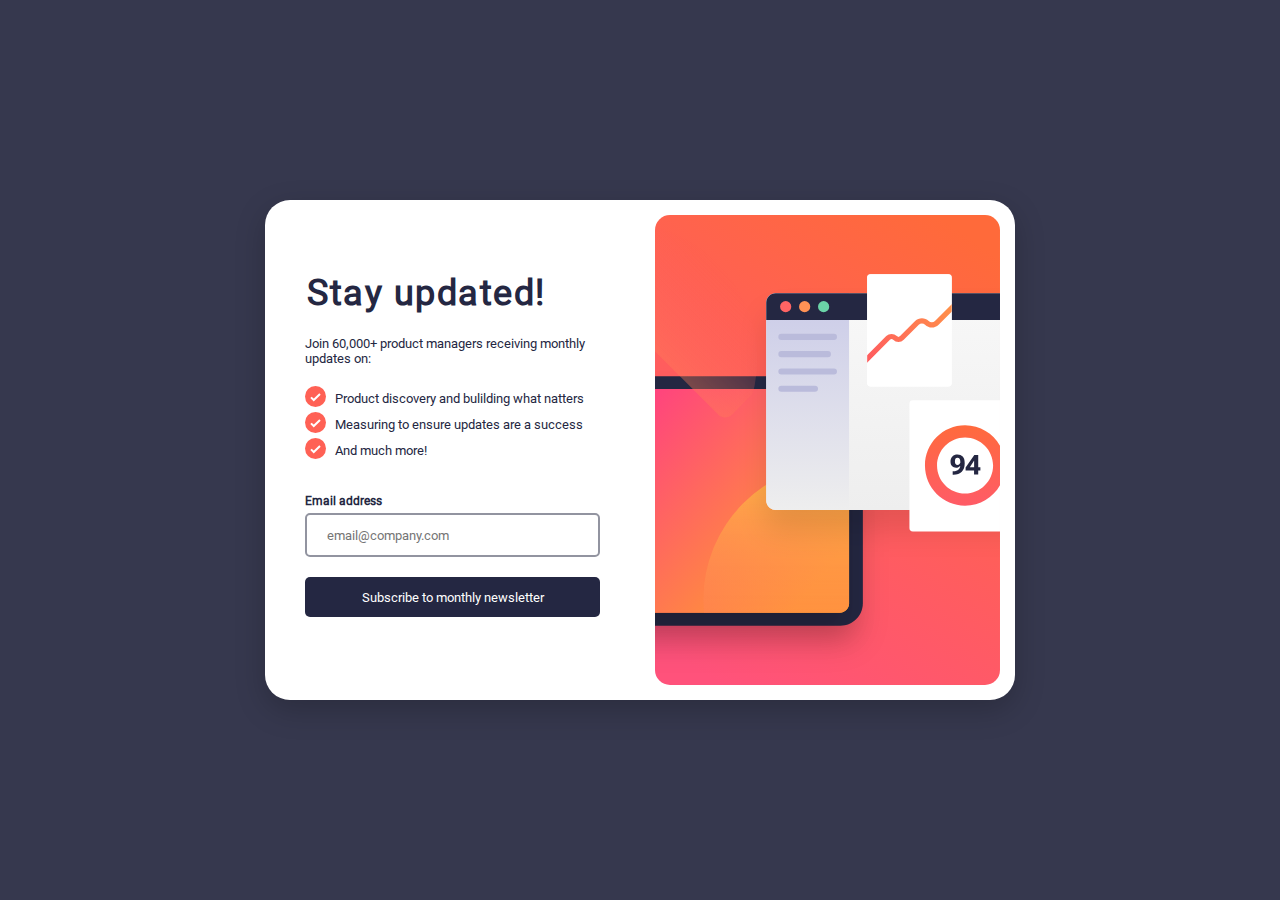
<file: index.html>
<!DOCTYPE html>
<html lang="en">
<head>
  <meta charset="UTF-8">
  <meta name="viewport" content="width=device-width, initial-scale=1.0"> <!-- displays site properly based on user's device -->

  <link rel="icon" type="image/png" sizes="32x32" href="./assets/images/favicon-32x32.png">
 <link rel="stylesheet" href="style.css"> 
  <title>Frontend Mentor | Newsletter sign-up form with success message</title>

</head>
<body>
<div class="container">
  <div class="stay">
    <h1>Stay updated!</h1>
    <p>Join 60,000+ product managers receiving monthly updates on:</p>
    <ul>
      <li class="icon">Product discovery and bulilding what natters</li>
      <li class="icon">Measuring to ensure updates are a success</li>
      <li class="icon">And much more!</li>
    </ul>
    
      <form class="mail" id="newsletterForm" action="#" >
        <div class="valid">
    <label for="email">Email address</label>
    <p class="hide" id="error-message">Valid mail required</p>
  </div>
    <input type="email" name="email" id="email" placeholder="email@company.com" required>
    <input type="submit" value="Subscribe to monthly newsletter" class="submit">
  </form>
  </div>
  <div class="image">
    <img src="./assets/images/illustration-sign-up-desktop.svg" alt="">
    <!-- <img class="mobileimg" src="/assets/images/illustration-sign-up-mobile.svg" alt=""> -->
  </div>
</div>
<script src="/app.js"></script>
</body>
</html>
</file>
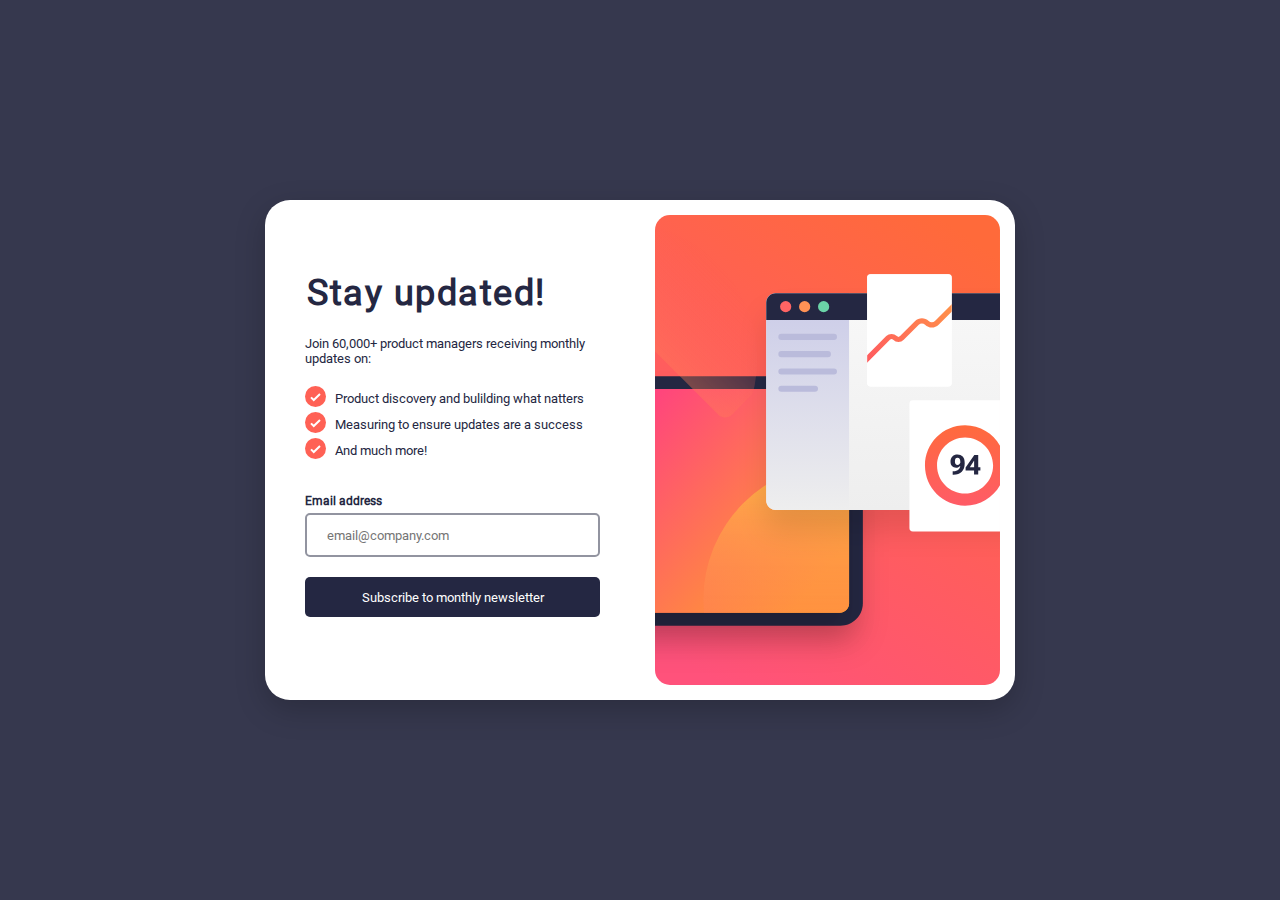
<file: newsletter-sign-up-with-success-message-main/index.html>
<!DOCTYPE html>
<html lang="en">
<head>
  <meta charset="UTF-8">
  <meta name="viewport" content="width=device-width, initial-scale=1.0"> <!-- displays site properly based on user's device -->

  <link rel="icon" type="image/png" sizes="32x32" href="./assets/images/favicon-32x32.png">
 <link rel="stylesheet" href="style.css"> 
  <title>Frontend Mentor | Newsletter sign-up form with success message</title>

</head>
<body>
<div class="container">
  <div class="stay">
    <h1>Stay updated!</h1>
    <p>Join 60,000+ product managers receiving monthly updates on:</p>
    <ul>
      <li class="icon">Product discovery and bulilding what natters</li>
      <li class="icon">Measuring to ensure updates are a success</li>
      <li class="icon">And much more!</li>
    </ul>
    
      <form class="mail" id="newsletterForm" action="#" >
        <div class="valid">
    <label for="email">Email address</label>
    <p class="hide" id="error-message">Valid mail required</p>
  </div>
    <input type="email" name="email" id="email" placeholder="email@company.com" required>
    <input type="submit" value="Subscribe to monthly newsletter" class="submit">
  </form>
  </div>
  <div class="image">
    <img src="/assets/images/illustration-sign-up-desktop.svg" alt="">
    <!-- <img class="mobileimg" src="/assets/images/illustration-sign-up-mobile.svg" alt=""> -->
  </div>
</div>
<script src="/app.js"></script>
</body>
</html>
</file>
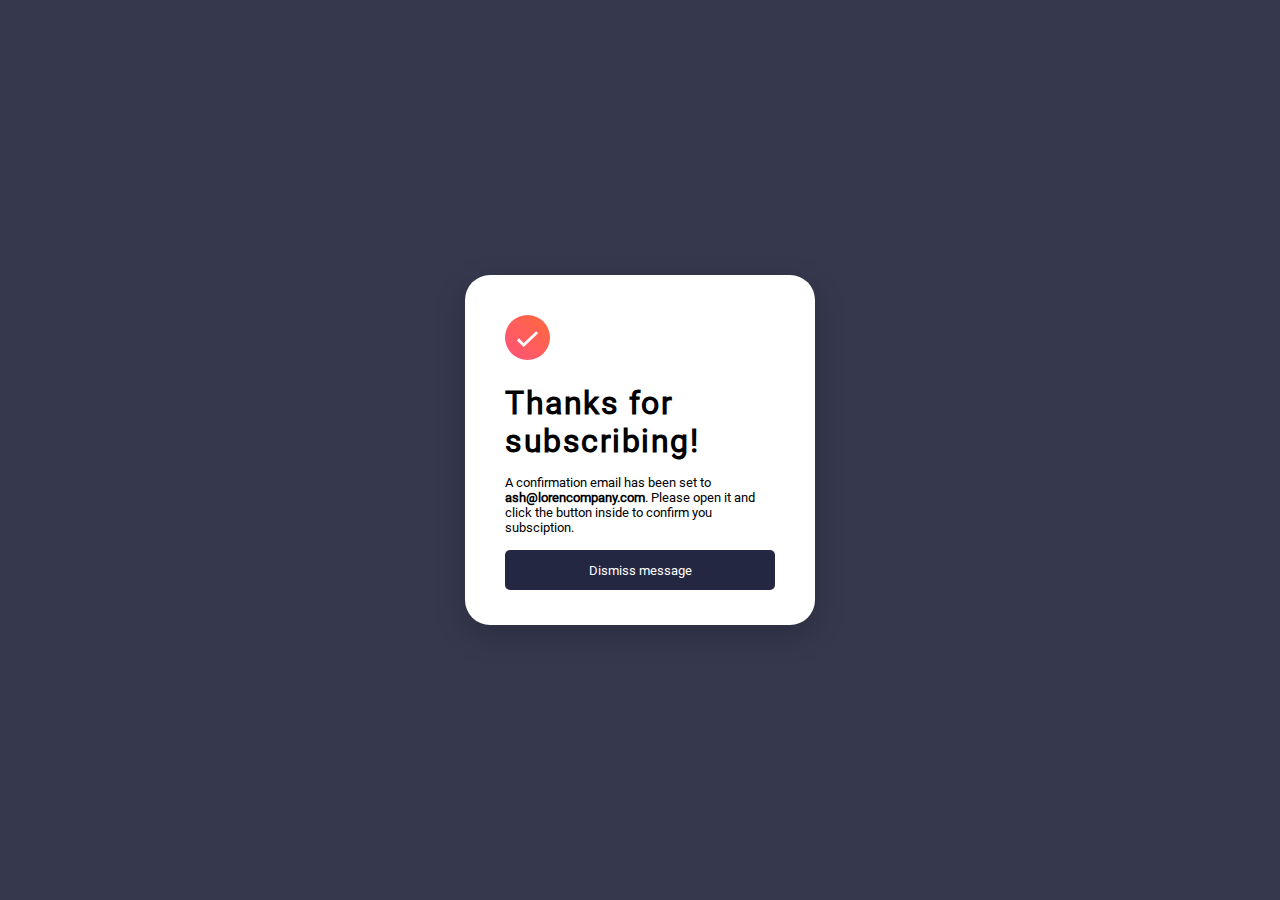
<file: page.html>
<!DOCTYPE html>
<html lang="en">
<head>
    <meta charset="UTF-8">
    <meta name="viewport" content="width=device-width, initial-scale=1.0">
    <link rel="stylesheet" href="style.css">
    <title>Thank you page</title>
</head>
<body>
   <div class="thanks">
    <img src="./assets/images/icon-success.svg" alt="">
    <h1>Thanks for subscribing!</h1>
    <p>A confirmation email has been set to <span style="font-weight: 900;">ash@lorencompany.com</span>. Please open it and click the button inside to confirm you subsciption.</p>
    <button class="dismiss">Dismiss message</button>
</div>
</body>
</html>
</file>
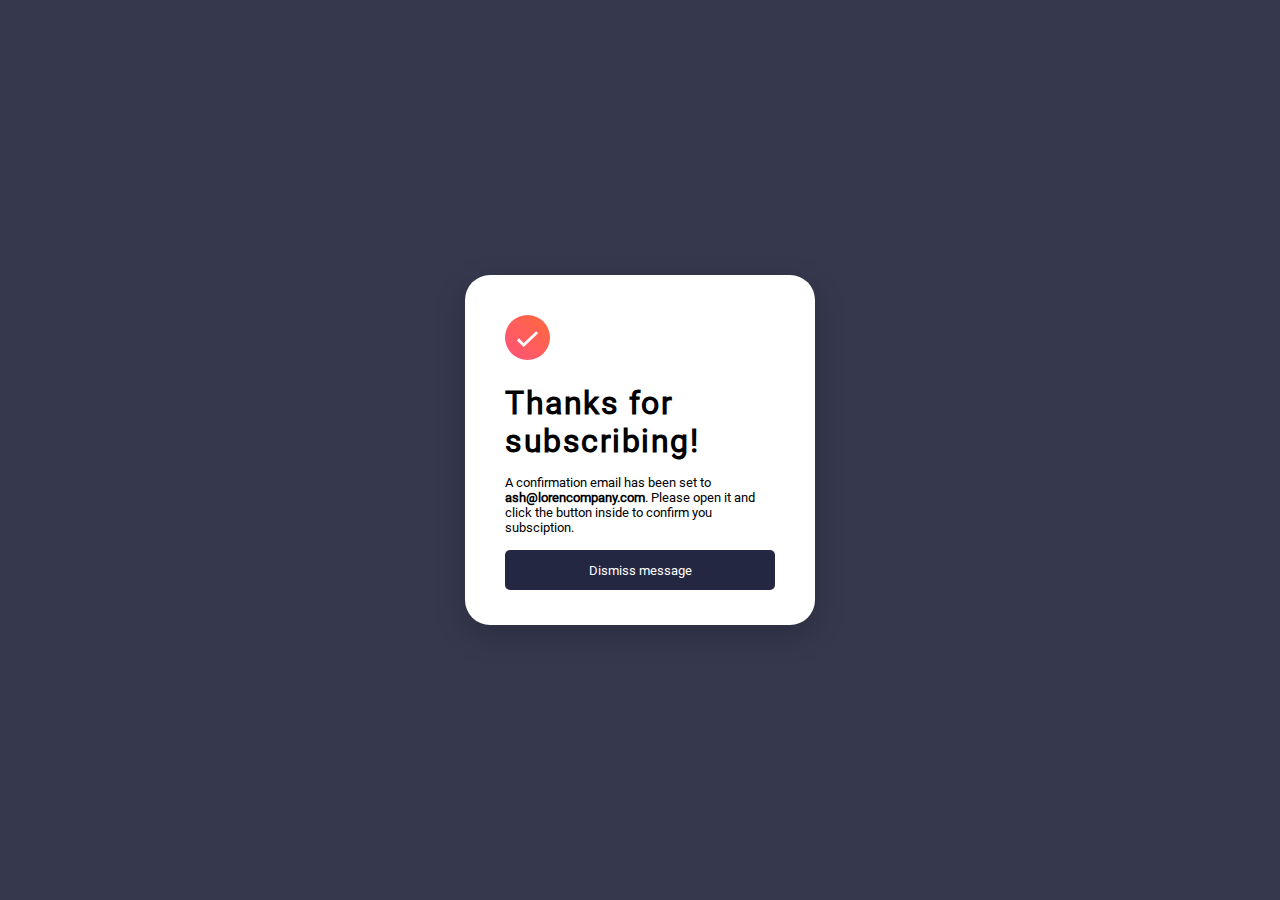
<file: newsletter-sign-up-with-success-message-main/page.html>
<!DOCTYPE html>
<html lang="en">
<head>
    <meta charset="UTF-8">
    <meta name="viewport" content="width=device-width, initial-scale=1.0">
    <link rel="stylesheet" href="style.css">
    <title>Thank you page</title>
</head>
<body>
   <div class="thanks">
    <img src="/assets/images/icon-success.svg" alt="">
    <h1>Thanks for subscribing!</h1>
    <p>A confirmation email has been set to <span style="font-weight: 900;">ash@lorencompany.com</span>. Please open it and click the button inside to confirm you subsciption.</p>
    <button class="dismiss">Dismiss message</button>
</div>
</body>
</html>
</file>
<file: style.css>
@font-face {
    font-family: Roboto-Regular;
    src: url(/assets/fonts/Roboto-Regular.ttf);
}

* {
    padding: 0%;
    margin: 0%;
    box-sizing: border-box;
    font-family: Roboto-Regular;
}

html,
body {
    width: 100%;
    height: 100%;
    display: flex;
    align-items: center;
    justify-content: center;
    background-color: hsl(235, 18%, 26%);
}

.container {
    width: 750px;
    height: 500px;
    background-color: hsl(0, 0%, 100%);
    border-radius: 25px;
    border: none;
    box-shadow: 0px 10px 30px rgba(0, 0, 0, 0.205);
    display: flex;
    flex-direction: row;
    overflow: hidden;
}

.stay {
    width: 50%;
    height: 100%;
    padding: 70px 40px;
    font-size: large;
    color: hsl(234, 29%, 20%);
}

.stay h1 {
    padding: 2px;
    letter-spacing: 1.5px;
    font-weight: 900;
    margin-bottom: 20px;
}

.stay p {
    font-size: small;
}
ul{
    margin-top: 20px;
    margin-bottom: 30px;
}
.icon{
    background: url(/assets/images/icon-list.svg);
    background-repeat: no-repeat;
    list-style: none;
    padding-left:30px ;
    line-height: 2;
    font-size: small;
}
.mail{
    display: flex;
    flex-direction: column;
}
.mail label{
    font-weight: bold;
    font-size: 12px;
}
.valid{
    display: flex;
    justify-content: space-between;
}
.hide{
    display: none;
    color: hsl(4, 100%, 67%);
}
#email{
    margin-top: 5px;
    margin-bottom: 20px;
    width: 100%;
    height: 40px;
    border-radius: 5px;
    padding: 20px;
    font-size: small;
    border: 2px solid hsl(231, 7%, 60%);

}
.submit{
    width: 100%;
    height: 40px;
    border-radius: 5px;
    border:none;
    background-color: hsl(234, 29%, 20%);
    color: hsl(0, 0%, 100%);
    transition: ease .5s;
}
.submit:hover{
    transform: scale(1.05);
}
.image {
    width: 50%;
    height: 100%;
    padding: 15px;
}

.image img {
    width: 100%;
    height: 100%;
    object-fit: cover;
    object-position: center;
    border-radius: 15px;
}

.thanks{
    width: 350px;
    height: 350px;
    background-color: hsl(0, 0%, 100%);
    border-radius: 25px;
    padding: 40px;
    border: none;
    box-shadow: 0px 10px 30px rgba(0, 0, 0, 0.205);
   
}
.thanks img{
    height: 45px;
    margin-bottom: 20px;
}
.thanks h1{
    margin-bottom: 15px;
    letter-spacing: 1.5px;
    font-weight: 900;
}
.thanks p{
    font-size: small;
    margin-bottom: 15px;
}
.dismiss{
    width: 100%;
    height: 40px;
    border-radius: 5px;
    border:none;
    background-color: hsl(234, 29%, 20%);
    color: hsl(0, 0%, 100%);
    transition: ease .5s;
}
.dismiss:hover{
    transform: scale(1.05);
}
@media screen and (max-width: 740px) {
    .container {
        width: 100%;
        height: 100%;
        flex-direction: column-reverse;
        border-radius: 0;
    }
    .stay{
        width: 100%;
        height: 60%;
        padding: 30px;
    }
    .image{
        width: 100%;
        height: 40%;
        padding: 0;
        
    }
    .image img{
    border-radius: 0px  0px 15px 15px;
}
.thanks{
    width: 100%;
    height: 100%;
    border-radius: 0;
    display: flex;
    flex-direction: column;
    align-items: flex-start;
}
.dismiss{

}
}
</file>
<file: newsletter-sign-up-with-success-message-main/style.css>
@font-face {
    font-family: Roboto-Regular;
    src: url(/assets/fonts/Roboto-Regular.ttf);
}

* {
    padding: 0%;
    margin: 0%;
    box-sizing: border-box;
    font-family: Roboto-Regular;
}

html,
body {
    width: 100%;
    height: 100%;
    display: flex;
    align-items: center;
    justify-content: center;
    background-color: hsl(235, 18%, 26%);
}

.container {
    width: 750px;
    height: 500px;
    background-color: hsl(0, 0%, 100%);
    border-radius: 25px;
    border: none;
    box-shadow: 0px 10px 30px rgba(0, 0, 0, 0.205);
    display: flex;
    flex-direction: row;
    overflow: hidden;
}

.stay {
    width: 50%;
    height: 100%;
    padding: 70px 40px;
    font-size: large;
    color: hsl(234, 29%, 20%);
}

.stay h1 {
    padding: 2px;
    letter-spacing: 1.5px;
    font-weight: 900;
    margin-bottom: 20px;
}

.stay p {
    font-size: small;
}
ul{
    margin-top: 20px;
    margin-bottom: 30px;
}
.icon{
    background: url(/assets/images/icon-list.svg);
    background-repeat: no-repeat;
    list-style: none;
    padding-left:30px ;
    line-height: 2;
    font-size: small;
}
.mail{
    display: flex;
    flex-direction: column;
}
.mail label{
    font-weight: bold;
    font-size: 12px;
}
.valid{
    display: flex;
    justify-content: space-between;
}
.hide{
    display: none;
    color: hsl(4, 100%, 67%);
}
#email{
    margin-top: 5px;
    margin-bottom: 20px;
    width: 100%;
    height: 40px;
    border-radius: 5px;
    padding: 20px;
    font-size: small;
    border: 2px solid hsl(231, 7%, 60%);

}
.submit{
    width: 100%;
    height: 40px;
    border-radius: 5px;
    border:none;
    background-color: hsl(234, 29%, 20%);
    color: hsl(0, 0%, 100%);
    transition: ease .5s;
}
.submit:hover{
    transform: scale(1.05);
}
.image {
    width: 50%;
    height: 100%;
    padding: 15px;
}

.image img {
    width: 100%;
    height: 100%;
    object-fit: cover;
    object-position: center;
    border-radius: 15px;
}

.thanks{
    width: 350px;
    height: 350px;
    background-color: hsl(0, 0%, 100%);
    border-radius: 25px;
    padding: 40px;
    border: none;
    box-shadow: 0px 10px 30px rgba(0, 0, 0, 0.205);
   
}
.thanks img{
    height: 45px;
    margin-bottom: 20px;
}
.thanks h1{
    margin-bottom: 15px;
    letter-spacing: 1.5px;
    font-weight: 900;
}
.thanks p{
    font-size: small;
    margin-bottom: 15px;
}
.dismiss{
    width: 100%;
    height: 40px;
    border-radius: 5px;
    border:none;
    background-color: hsl(234, 29%, 20%);
    color: hsl(0, 0%, 100%);
    transition: ease .5s;
}
.dismiss:hover{
    transform: scale(1.05);
}
@media screen and (max-width: 740px) {
    .container {
        width: 100%;
        height: 100%;
        flex-direction: column-reverse;
        border-radius: 0;
    }
    .stay{
        width: 100%;
        height: 60%;
        padding: 30px;
    }
    .image{
        width: 100%;
        height: 40%;
        padding: 0;
        
    }
    .image img{
    border-radius: 0px  0px 15px 15px;
}
.thanks{
    width: 100%;
    height: 100%;
    border-radius: 0;
    display: flex;
    flex-direction: column;
    align-items: flex-start;
}
.dismiss{

}
}
</file>
